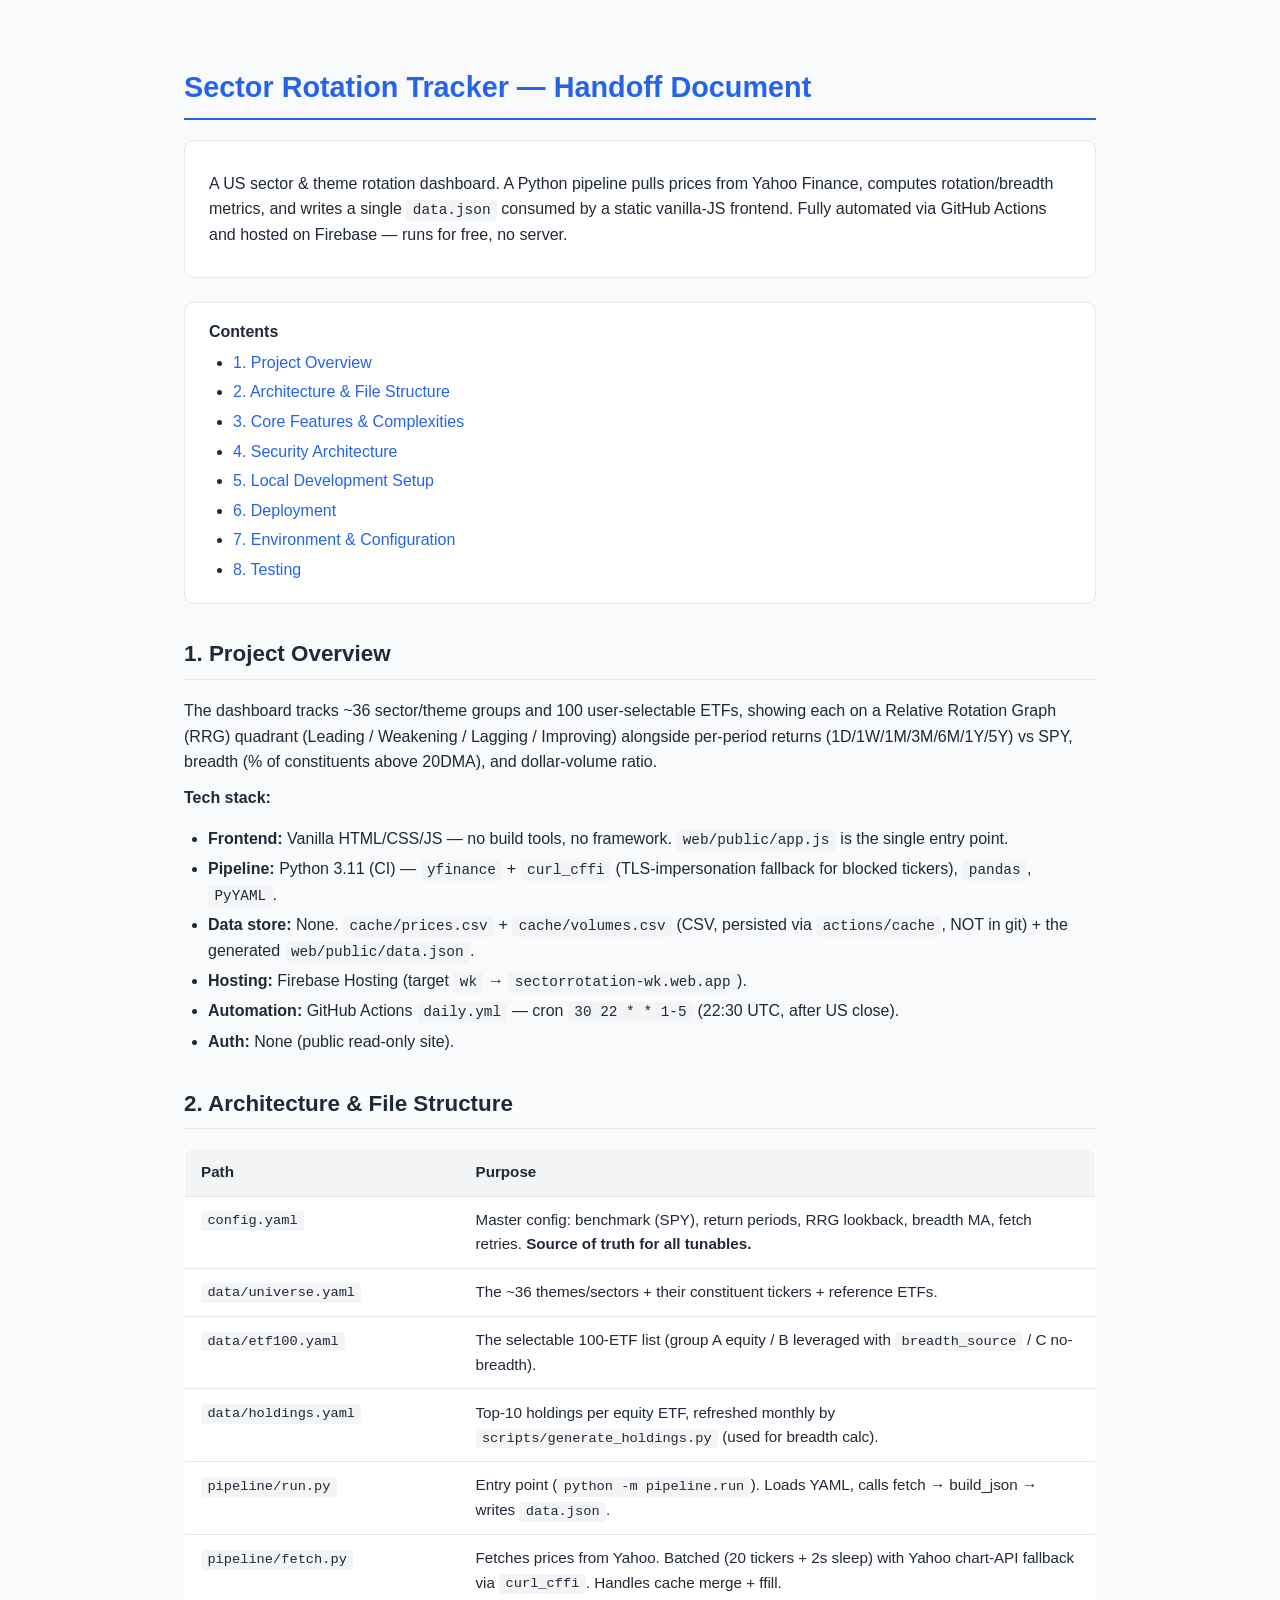
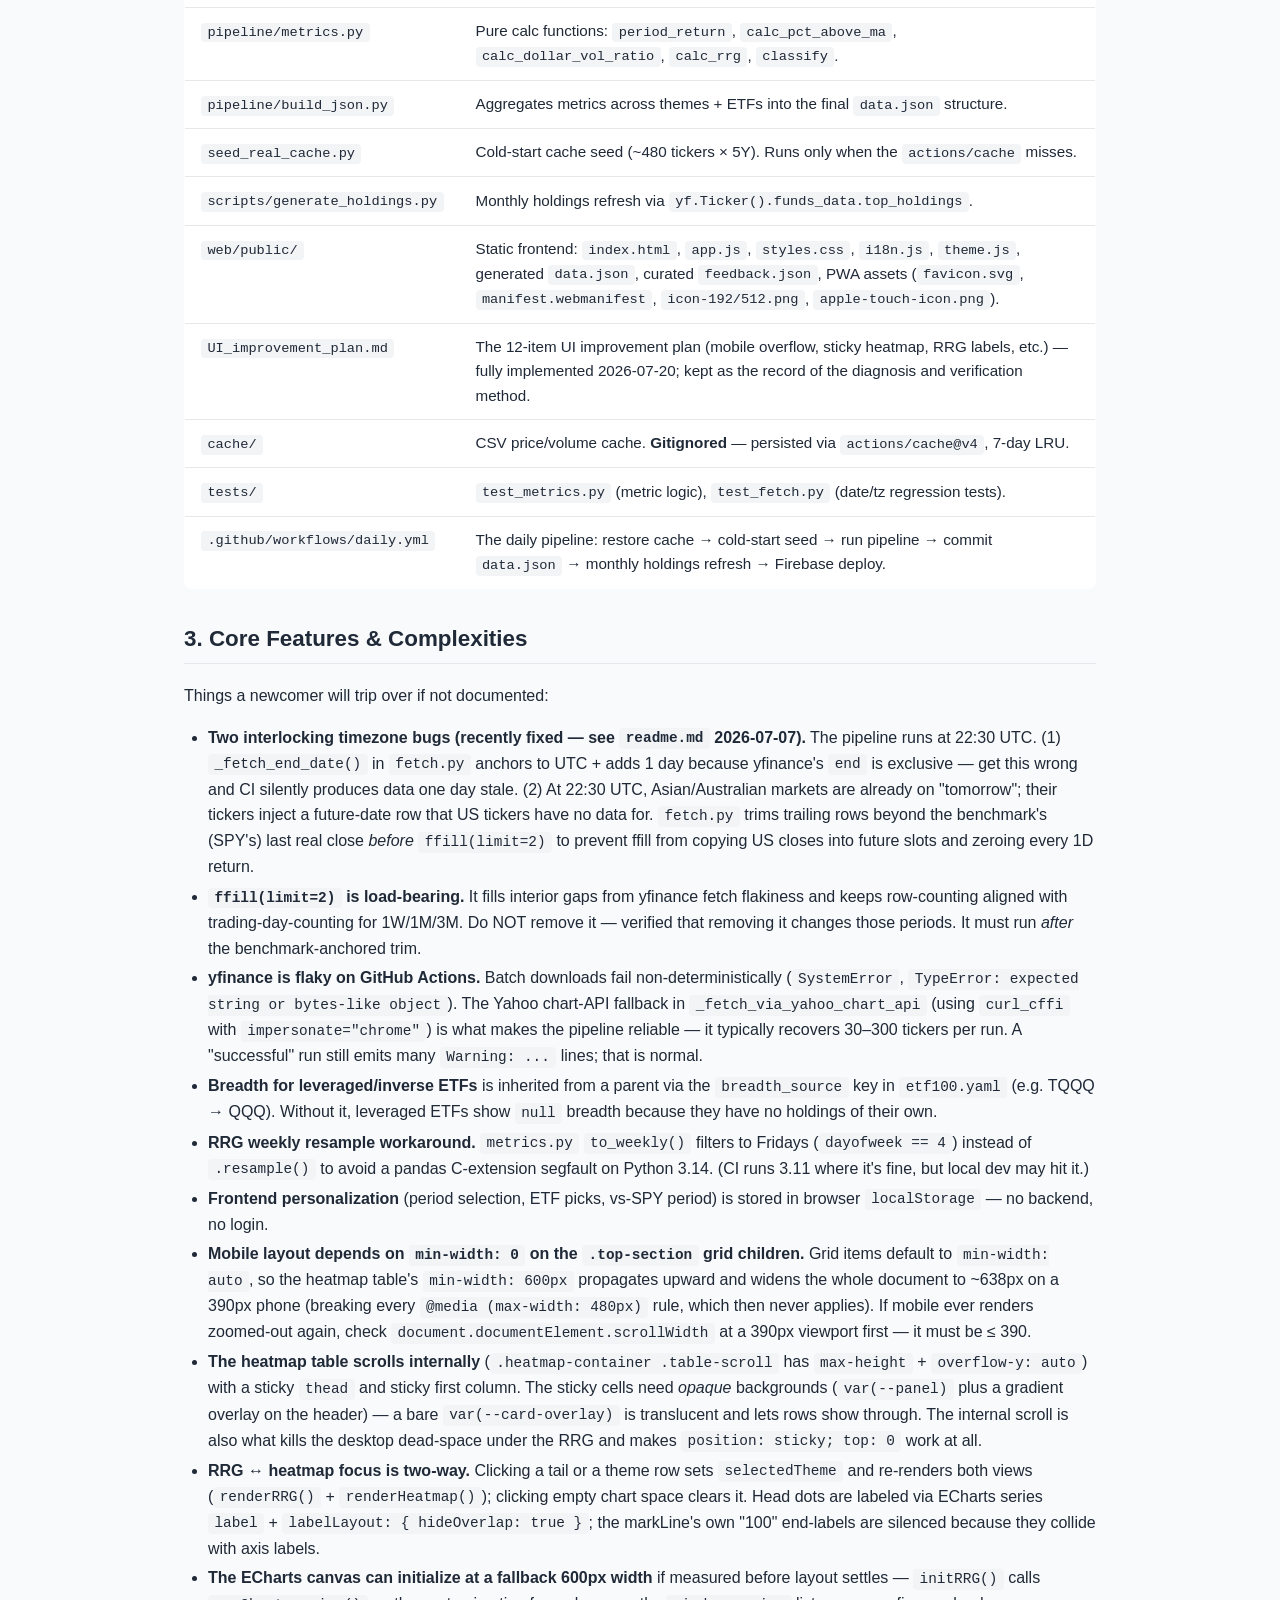
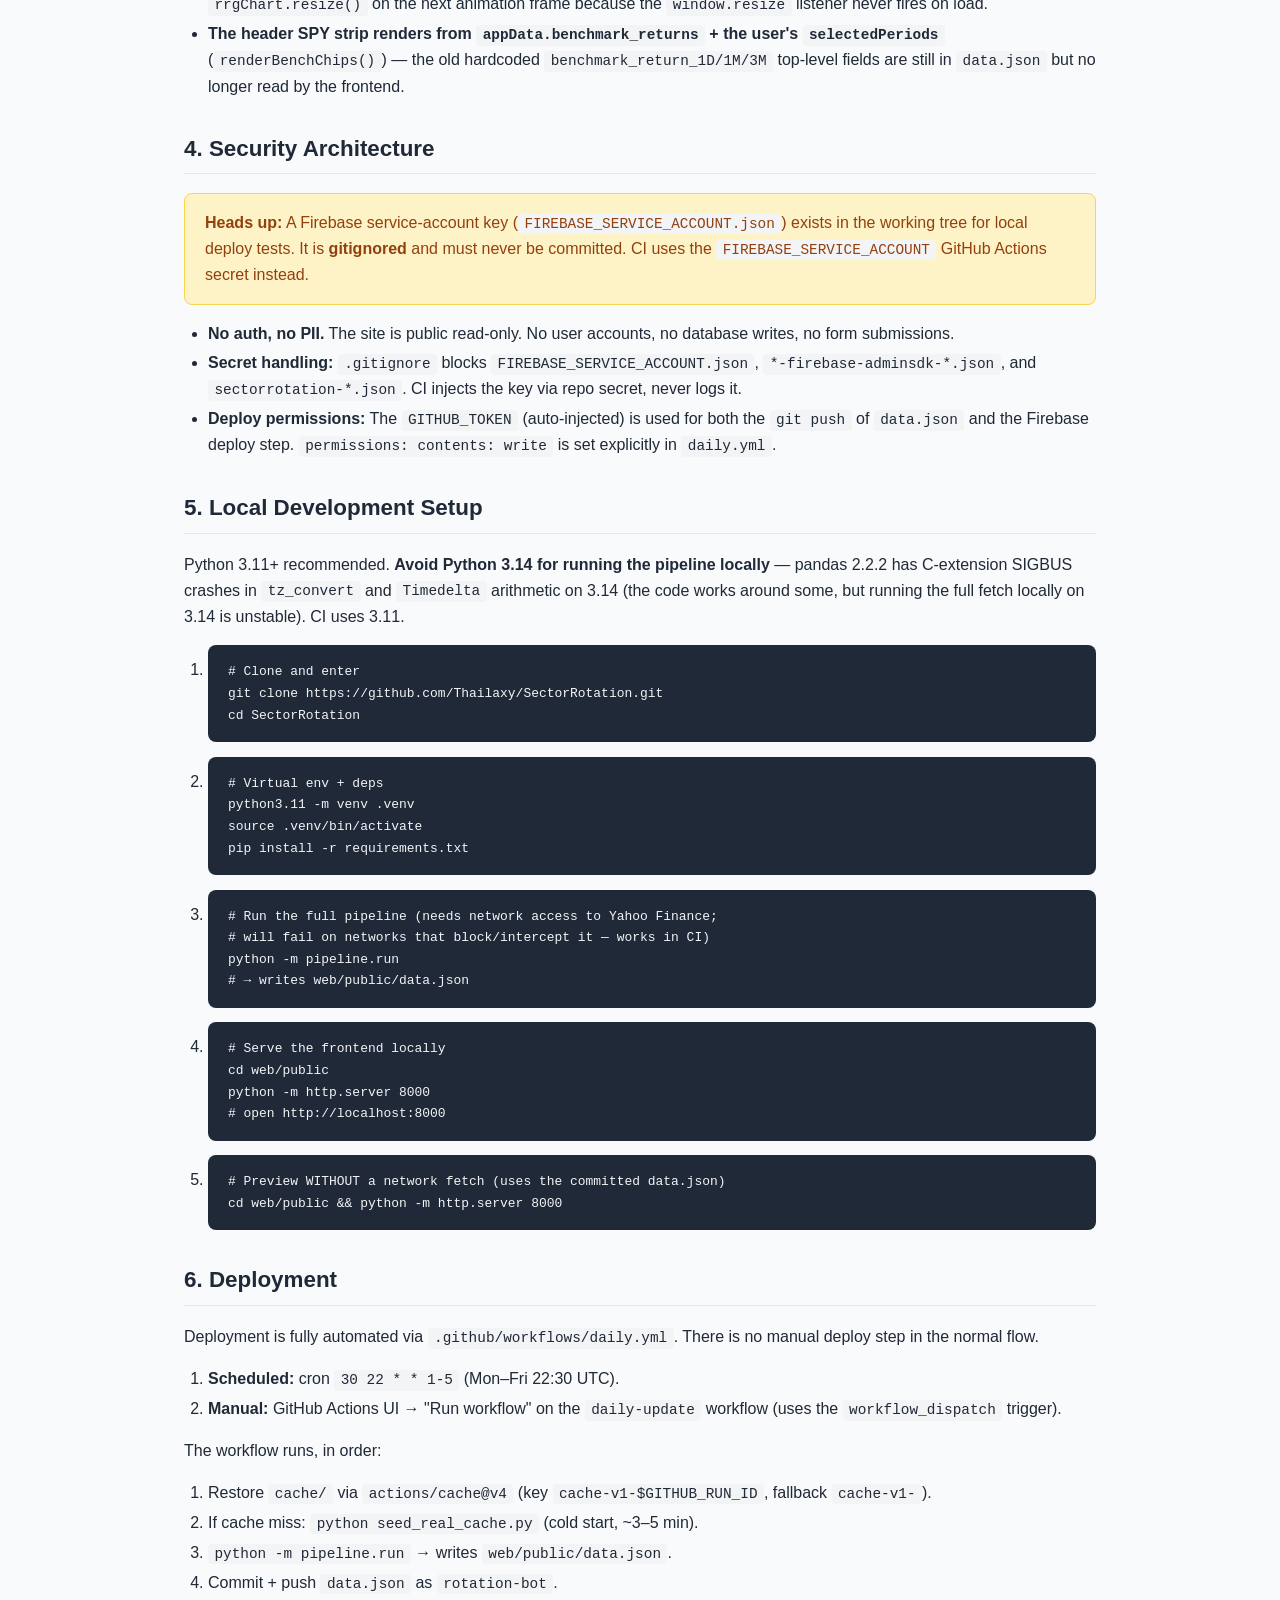
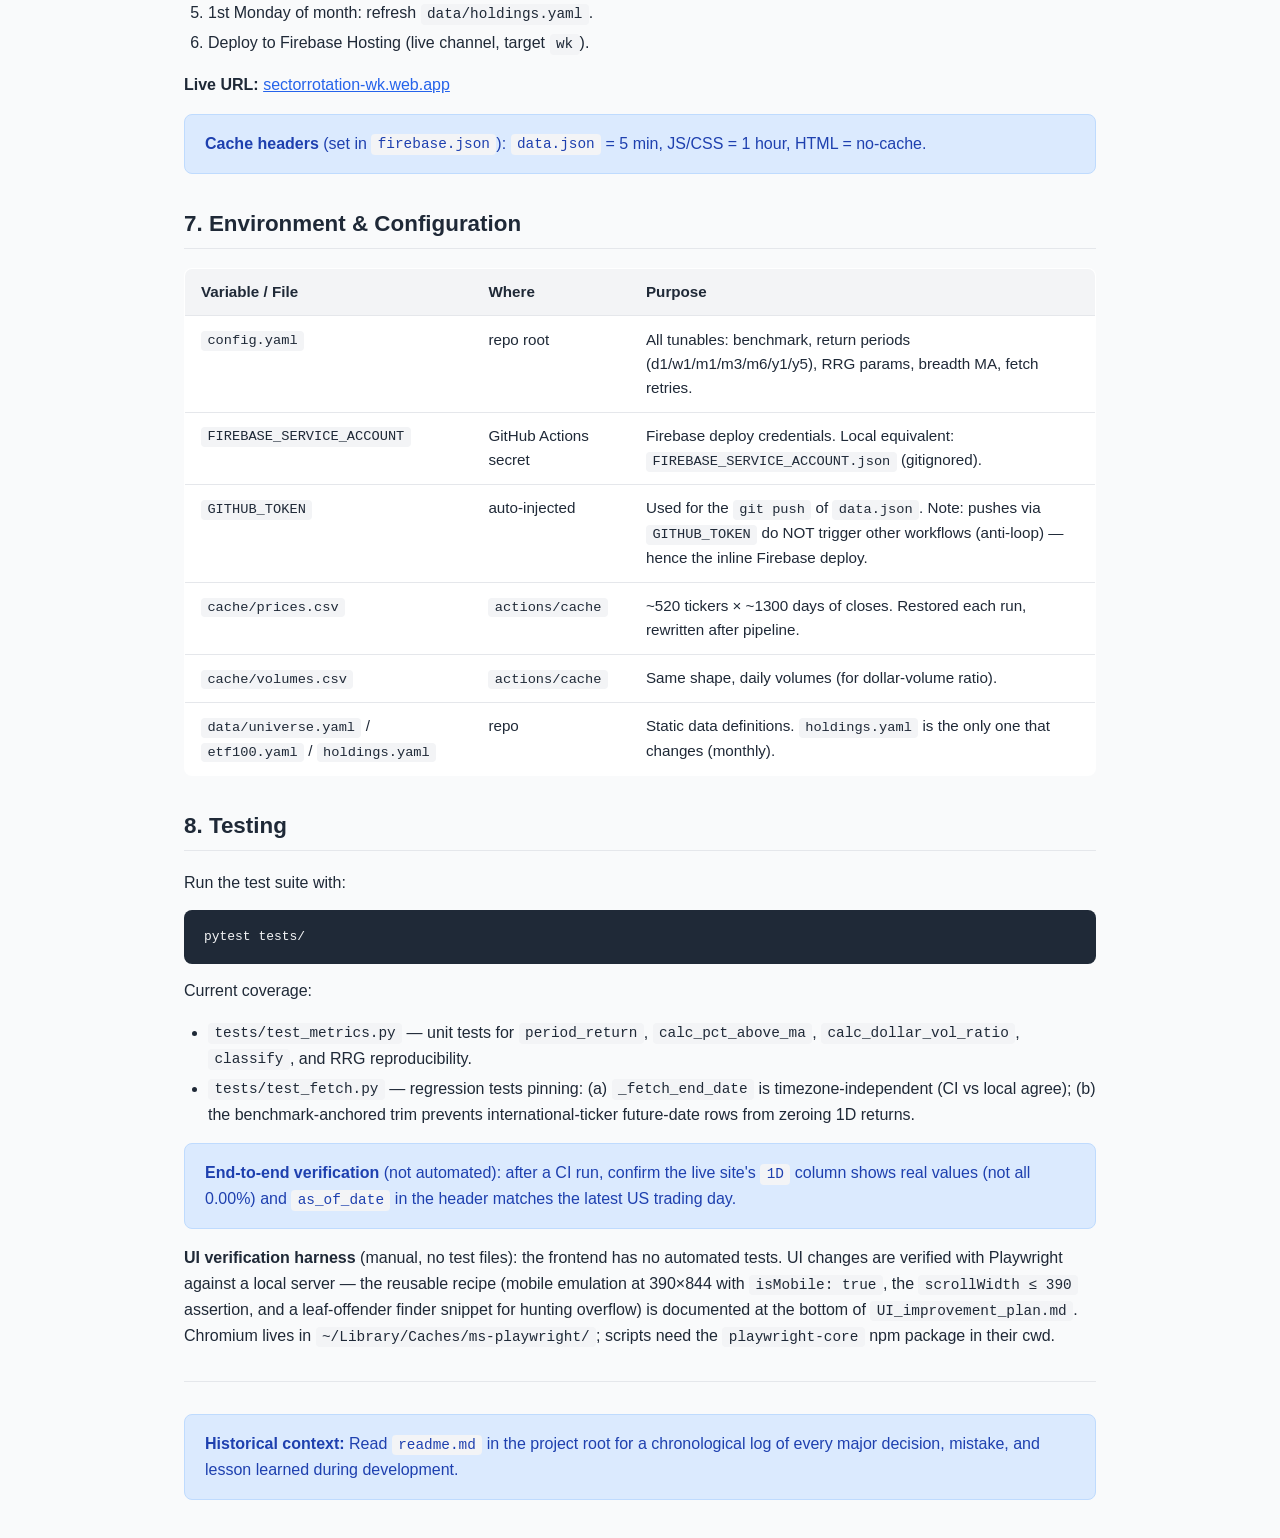
<file: handoff.html>
<!DOCTYPE html>
<html lang="en">
<head>
  <meta charset="UTF-8">
  <meta name="viewport" content="width=device-width, initial-scale=1.0">
  <title>Handoff Document: Sector Rotation Tracker</title>
  <style>
    :root {
      --bg: #f9fafb;
      --surface: #ffffff;
      --text: #1f2937;
      --text-muted: #6b7280;
      --border: #e5e7eb;
      --accent: #2563eb;
      --warning-bg: #fef3c7;
      --warning-text: #92400e;
      --warning-border: #fcd34d;
      --info-bg: #dbeafe;
      --info-text: #1e40af;
      --info-border: #bfdbfe;
      --code-bg: #f3f4f6;
      --pre-bg: #1f2937;
      --pre-text: #f3f4f6;
    }

    @media (prefers-color-scheme: dark) {
      :root {
        --bg: #0f1117;
        --surface: #1a1d27;
        --text: #f0f0f5;
        --text-muted: #9ca3af;
        --border: #2a2e3a;
        --accent: #60a5fa;
        --warning-bg: rgba(255, 165, 2, 0.12);
        --warning-text: #fcd34d;
        --warning-border: rgba(255, 165, 2, 0.4);
        --info-bg: rgba(37, 99, 235, 0.15);
        --info-text: #93c5fd;
        --info-border: rgba(37, 99, 235, 0.4);
        --code-bg: #2a2e3a;
        --pre-bg: #0a0c12;
        --pre-text: #e5e7eb;
      }
    }

    * { box-sizing: border-box; }

    body {
      font-family: -apple-system, BlinkMacSystemFont, "Segoe UI", Roboto, Helvetica, Arial, sans-serif;
      line-height: 1.6;
      color: var(--text);
      max-width: 960px;
      margin: 0 auto;
      padding: 32px 24px 64px;
      background: var(--bg);
    }

    h1, h2, h3, h4 {
      color: var(--text);
      margin-top: 2rem;
    }
    h1 {
      border-bottom: 2px solid var(--accent);
      color: var(--accent);
      padding-bottom: 0.5rem;
      font-size: 1.8rem;
    }
    h2 {
      border-bottom: 1px solid var(--border);
      padding-bottom: 0.4rem;
      font-size: 1.4rem;
    }
    h3 { font-size: 1.15rem; }

    p { margin: 0.6rem 0; }

    a { color: var(--accent); }

    code {
      background: var(--code-bg);
      padding: 0.15rem 0.4rem;
      border-radius: 4px;
      font-family: ui-monospace, SFMono-Regular, Menlo, Monaco, Consolas, monospace;
      font-size: 0.9em;
    }

    pre {
      background: var(--pre-bg);
      color: var(--pre-text);
      padding: 1rem 1.25rem;
      border-radius: 8px;
      overflow-x: auto;
      font-size: 0.9rem;
      line-height: 1.5;
    }
    pre code {
      background: none;
      color: inherit;
      padding: 0;
    }

    ul, ol { padding-left: 1.5rem; }
    li { margin: 0.25rem 0; }

    table {
      width: 100%;
      border-collapse: collapse;
      margin: 1rem 0;
      background: var(--surface);
      border: 1px solid var(--border);
      border-radius: 8px;
      overflow: hidden;
      font-size: 0.95rem;
    }
    th, td {
      padding: 0.7rem 1rem;
      text-align: left;
      border-bottom: 1px solid var(--border);
      vertical-align: top;
    }
    th {
      background: var(--code-bg);
      font-weight: 600;
      color: var(--text);
    }
    tr:last-child td { border-bottom: none; }

    .card {
      background: var(--surface);
      padding: 1.25rem 1.5rem;
      border: 1px solid var(--border);
      border-radius: 10px;
      margin: 1.25rem 0;
    }

    .alert {
      padding: 1rem 1.25rem;
      border-radius: 8px;
      margin: 1rem 0;
      font-weight: 500;
    }
    .alert.warning {
      background: var(--warning-bg);
      color: var(--warning-text);
      border: 1px solid var(--warning-border);
    }
    .alert.info {
      background: var(--info-bg);
      color: var(--info-text);
      border: 1px solid var(--info-border);
    }

    .toc {
      background: var(--surface);
      border: 1px solid var(--border);
      border-radius: 10px;
      padding: 1rem 1.5rem;
      margin: 1.5rem 0;
    }
    .toc ul { margin: 0.3rem 0; }
    .toc a { text-decoration: none; }
    .toc a:hover { text-decoration: underline; }

    hr { border: none; border-top: 1px solid var(--border); margin: 2rem 0; }

    @media (max-width: 640px) {
      body { padding: 20px 14px 40px; }
      h1 { font-size: 1.5rem; }
      h2 { font-size: 1.2rem; }
      th, td { padding: 0.5rem 0.6rem; }
      pre { padding: 0.75rem 1rem; }
    }
  </style>
</head>
<body>

  <h1>Sector Rotation Tracker — Handoff Document</h1>

  <div class="card">
    <p>A US sector &amp; theme rotation dashboard. A Python pipeline pulls prices from Yahoo Finance, computes rotation/breadth metrics, and writes a single <code>data.json</code> consumed by a static vanilla-JS frontend. Fully automated via GitHub Actions and hosted on Firebase — runs for free, no server.</p>
  </div>

  <div class="toc">
    <strong>Contents</strong>
    <ul>
      <li><a href="#overview">1. Project Overview</a></li>
      <li><a href="#architecture">2. Architecture &amp; File Structure</a></li>
      <li><a href="#features">3. Core Features &amp; Complexities</a></li>
      <li><a href="#security">4. Security Architecture</a></li>
      <li><a href="#setup">5. Local Development Setup</a></li>
      <li><a href="#deploy">6. Deployment</a></li>
      <li><a href="#env">7. Environment &amp; Configuration</a></li>
      <li><a href="#tests">8. Testing</a></li>
    </ul>
  </div>

  <h2 id="overview">1. Project Overview</h2>
  <p>The dashboard tracks ~36 sector/theme groups and 100 user-selectable ETFs, showing each on a Relative Rotation Graph (RRG) quadrant (Leading / Weakening / Lagging / Improving) alongside per-period returns (1D/1W/1M/3M/6M/1Y/5Y) vs SPY, breadth (% of constituents above 20DMA), and dollar-volume ratio.</p>
  <p><strong>Tech stack:</strong></p>
  <ul>
    <li><strong>Frontend:</strong> Vanilla HTML/CSS/JS — no build tools, no framework. <code>web/public/app.js</code> is the single entry point.</li>
    <li><strong>Pipeline:</strong> Python 3.11 (CI) — <code>yfinance</code> + <code>curl_cffi</code> (TLS-impersonation fallback for blocked tickers), <code>pandas</code>, <code>PyYAML</code>.</li>
    <li><strong>Data store:</strong> None. <code>cache/prices.csv</code> + <code>cache/volumes.csv</code> (CSV, persisted via <code>actions/cache</code>, NOT in git) + the generated <code>web/public/data.json</code>.</li>
    <li><strong>Hosting:</strong> Firebase Hosting (target <code>wk</code> → <code>sectorrotation-wk.web.app</code>).</li>
    <li><strong>Automation:</strong> GitHub Actions <code>daily.yml</code> — cron <code>30 22 * * 1-5</code> (22:30 UTC, after US close).</li>
    <li><strong>Auth:</strong> None (public read-only site).</li>
  </ul>

  <h2 id="architecture">2. Architecture &amp; File Structure</h2>
  <table>
    <thead>
      <tr><th>Path</th><th>Purpose</th></tr>
    </thead>
    <tbody>
      <tr><td><code>config.yaml</code></td><td>Master config: benchmark (SPY), return periods, RRG lookback, breadth MA, fetch retries. <strong>Source of truth for all tunables.</strong></td></tr>
      <tr><td><code>data/universe.yaml</code></td><td>The ~36 themes/sectors + their constituent tickers + reference ETFs.</td></tr>
      <tr><td><code>data/etf100.yaml</code></td><td>The selectable 100-ETF list (group A equity / B leveraged with <code>breadth_source</code> / C no-breadth).</td></tr>
      <tr><td><code>data/holdings.yaml</code></td><td>Top-10 holdings per equity ETF, refreshed monthly by <code>scripts/generate_holdings.py</code> (used for breadth calc).</td></tr>
      <tr><td><code>pipeline/run.py</code></td><td>Entry point (<code>python -m pipeline.run</code>). Loads YAML, calls fetch → build_json → writes <code>data.json</code>.</td></tr>
      <tr><td><code>pipeline/fetch.py</code></td><td>Fetches prices from Yahoo. Batched (20 tickers + 2s sleep) with Yahoo chart-API fallback via <code>curl_cffi</code>. Handles cache merge + ffill.</td></tr>
      <tr><td><code>pipeline/metrics.py</code></td><td>Pure calc functions: <code>period_return</code>, <code>calc_pct_above_ma</code>, <code>calc_dollar_vol_ratio</code>, <code>calc_rrg</code>, <code>classify</code>.</td></tr>
      <tr><td><code>pipeline/build_json.py</code></td><td>Aggregates metrics across themes + ETFs into the final <code>data.json</code> structure.</td></tr>
      <tr><td><code>seed_real_cache.py</code></td><td>Cold-start cache seed (~480 tickers × 5Y). Runs only when the <code>actions/cache</code> misses.</td></tr>
      <tr><td><code>scripts/generate_holdings.py</code></td><td>Monthly holdings refresh via <code>yf.Ticker().funds_data.top_holdings</code>.</td></tr>
      <tr><td><code>web/public/</code></td><td>Static frontend: <code>index.html</code>, <code>app.js</code>, <code>styles.css</code>, <code>i18n.js</code>, <code>theme.js</code>, generated <code>data.json</code>, curated <code>feedback.json</code>, PWA assets (<code>favicon.svg</code>, <code>manifest.webmanifest</code>, <code>icon-192/512.png</code>, <code>apple-touch-icon.png</code>).</td></tr>
      <tr><td><code>UI_improvement_plan.md</code></td><td>The 12-item UI improvement plan (mobile overflow, sticky heatmap, RRG labels, etc.) — fully implemented 2026-07-20; kept as the record of the diagnosis and verification method.</td></tr>
      <tr><td><code>cache/</code></td><td>CSV price/volume cache. <strong>Gitignored</strong> — persisted via <code>actions/cache@v4</code>, 7-day LRU.</td></tr>
      <tr><td><code>tests/</code></td><td><code>test_metrics.py</code> (metric logic), <code>test_fetch.py</code> (date/tz regression tests).</td></tr>
      <tr><td><code>.github/workflows/daily.yml</code></td><td>The daily pipeline: restore cache → cold-start seed → run pipeline → commit <code>data.json</code> → monthly holdings refresh → Firebase deploy.</td></tr>
    </tbody>
  </table>

  <h2 id="features">3. Core Features &amp; Complexities</h2>
  <p>Things a newcomer will trip over if not documented:</p>
  <ul>
    <li><strong>Two interlocking timezone bugs (recently fixed — see <code>readme.md</code> 2026-07-07).</strong> The pipeline runs at 22:30 UTC. (1) <code>_fetch_end_date()</code> in <code>fetch.py</code> anchors to UTC + adds 1 day because yfinance's <code>end</code> is exclusive — get this wrong and CI silently produces data one day stale. (2) At 22:30 UTC, Asian/Australian markets are already on "tomorrow"; their tickers inject a future-date row that US tickers have no data for. <code>fetch.py</code> trims trailing rows beyond the benchmark's (SPY's) last real close <em>before</em> <code>ffill(limit=2)</code> to prevent ffill from copying US closes into future slots and zeroing every 1D return.</li>
    <li><strong><code>ffill(limit=2)</code> is load-bearing.</strong> It fills interior gaps from yfinance fetch flakiness and keeps row-counting aligned with trading-day-counting for 1W/1M/3M. Do NOT remove it — verified that removing it changes those periods. It must run <em>after</em> the benchmark-anchored trim.</li>
    <li><strong>yfinance is flaky on GitHub Actions.</strong> Batch downloads fail non-deterministically (<code>SystemError</code>, <code>TypeError: expected string or bytes-like object</code>). The Yahoo chart-API fallback in <code>_fetch_via_yahoo_chart_api</code> (using <code>curl_cffi</code> with <code>impersonate="chrome"</code>) is what makes the pipeline reliable — it typically recovers 30–300 tickers per run. A "successful" run still emits many <code>Warning: ...</code> lines; that is normal.</li>
    <li><strong>Breadth for leveraged/inverse ETFs</strong> is inherited from a parent via the <code>breadth_source</code> key in <code>etf100.yaml</code> (e.g. TQQQ → QQQ). Without it, leveraged ETFs show <code>null</code> breadth because they have no holdings of their own.</li>
    <li><strong>RRG weekly resample workaround.</strong> <code>metrics.py</code> <code>to_weekly()</code> filters to Fridays (<code>dayofweek == 4</code>) instead of <code>.resample()</code> to avoid a pandas C-extension segfault on Python 3.14. (CI runs 3.11 where it's fine, but local dev may hit it.)</li>
    <li><strong>Frontend personalization</strong> (period selection, ETF picks, vs-SPY period) is stored in browser <code>localStorage</code> — no backend, no login.</li>
    <li><strong>Mobile layout depends on <code>min-width: 0</code> on the <code>.top-section</code> grid children.</strong> Grid items default to <code>min-width: auto</code>, so the heatmap table's <code>min-width: 600px</code> propagates upward and widens the whole document to ~638px on a 390px phone (breaking every <code>@media (max-width: 480px)</code> rule, which then never applies). If mobile ever renders zoomed-out again, check <code>document.documentElement.scrollWidth</code> at a 390px viewport first — it must be ≤ 390.</li>
    <li><strong>The heatmap table scrolls internally</strong> (<code>.heatmap-container .table-scroll</code> has <code>max-height</code> + <code>overflow-y: auto</code>) with a sticky <code>thead</code> and sticky first column. The sticky cells need <em>opaque</em> backgrounds (<code>var(--panel)</code> plus a gradient overlay on the header) — a bare <code>var(--card-overlay)</code> is translucent and lets rows show through. The internal scroll is also what kills the desktop dead-space under the RRG and makes <code>position: sticky; top: 0</code> work at all.</li>
    <li><strong>RRG ↔ heatmap focus is two-way.</strong> Clicking a tail or a theme row sets <code>selectedTheme</code> and re-renders both views (<code>renderRRG()</code> + <code>renderHeatmap()</code>); clicking empty chart space clears it. Head dots are labeled via ECharts series <code>label</code> + <code>labelLayout: { hideOverlap: true }</code>; the markLine's own "100" end-labels are silenced because they collide with axis labels.</li>
    <li><strong>The ECharts canvas can initialize at a fallback 600px width</strong> if measured before layout settles — <code>initRRG()</code> calls <code>rrgChart.resize()</code> on the next animation frame because the <code>window.resize</code> listener never fires on load.</li>
    <li><strong>The header SPY strip renders from <code>appData.benchmark_returns</code> + the user's <code>selectedPeriods</code></strong> (<code>renderBenchChips()</code>) — the old hardcoded <code>benchmark_return_1D/1M/3M</code> top-level fields are still in <code>data.json</code> but no longer read by the frontend.</li>
  </ul>

  <h2 id="security">4. Security Architecture</h2>
  <div class="alert warning">
    <strong>Heads up:</strong> A Firebase service-account key (<code>FIREBASE_SERVICE_ACCOUNT.json</code>) exists in the working tree for local deploy tests. It is <strong>gitignored</strong> and must never be committed. CI uses the <code>FIREBASE_SERVICE_ACCOUNT</code> GitHub Actions secret instead.
  </div>
  <ul>
    <li><strong>No auth, no PII.</strong> The site is public read-only. No user accounts, no database writes, no form submissions.</li>
    <li><strong>Secret handling:</strong> <code>.gitignore</code> blocks <code>FIREBASE_SERVICE_ACCOUNT.json</code>, <code>*-firebase-adminsdk-*.json</code>, and <code>sectorrotation-*.json</code>. CI injects the key via repo secret, never logs it.</li>
    <li><strong>Deploy permissions:</strong> The <code>GITHUB_TOKEN</code> (auto-injected) is used for both the <code>git push</code> of <code>data.json</code> and the Firebase deploy step. <code>permissions: contents: write</code> is set explicitly in <code>daily.yml</code>.</li>
  </ul>

  <h2 id="setup">5. Local Development Setup</h2>
  <p>Python 3.11+ recommended. <strong>Avoid Python 3.14 for running the pipeline locally</strong> — pandas 2.2.2 has C-extension SIGBUS crashes in <code>tz_convert</code> and <code>Timedelta</code> arithmetic on 3.14 (the code works around some, but running the full fetch locally on 3.14 is unstable). CI uses 3.11.</p>
  <ol>
    <li>
      <pre><code># Clone and enter
git clone https://github.com/Thailaxy/SectorRotation.git
cd SectorRotation</code></pre>
    </li>
    <li>
      <pre><code># Virtual env + deps
python3.11 -m venv .venv
source .venv/bin/activate
pip install -r requirements.txt</code></pre>
    </li>
    <li>
      <pre><code># Run the full pipeline (needs network access to Yahoo Finance;
# will fail on networks that block/intercept it — works in CI)
python -m pipeline.run
# → writes web/public/data.json</code></pre>
    </li>
    <li>
      <pre><code># Serve the frontend locally
cd web/public
python -m http.server 8000
# open http://localhost:8000</code></pre>
    </li>
    <li>
      <pre><code># Preview WITHOUT a network fetch (uses the committed data.json)
cd web/public && python -m http.server 8000</code></pre>
    </li>
  </ol>

  <h2 id="deploy">6. Deployment</h2>
  <p>Deployment is fully automated via <code>.github/workflows/daily.yml</code>. There is no manual deploy step in the normal flow.</p>
  <ol>
    <li><strong>Scheduled:</strong> cron <code>30 22 * * 1-5</code> (Mon–Fri 22:30 UTC).</li>
    <li><strong>Manual:</strong> GitHub Actions UI → "Run workflow" on the <code>daily-update</code> workflow (uses the <code>workflow_dispatch</code> trigger).</li>
  </ol>
  <p>The workflow runs, in order:</p>
  <ol>
    <li>Restore <code>cache/</code> via <code>actions/cache@v4</code> (key <code>cache-v1-$GITHUB_RUN_ID</code>, fallback <code>cache-v1-</code>).</li>
    <li>If cache miss: <code>python seed_real_cache.py</code> (cold start, ~3–5 min).</li>
    <li><code>python -m pipeline.run</code> → writes <code>web/public/data.json</code>.</li>
    <li>Commit + push <code>data.json</code> as <code>rotation-bot</code>.</li>
    <li>1st Monday of month: refresh <code>data/holdings.yaml</code>.</li>
    <li>Deploy to Firebase Hosting (live channel, target <code>wk</code>).</li>
  </ol>
  <p><strong>Live URL:</strong> <a href="https://sectorrotation-wk.web.app/">sectorrotation-wk.web.app</a></p>
  <div class="alert info">
    <strong>Cache headers</strong> (set in <code>firebase.json</code>): <code>data.json</code> = 5 min, JS/CSS = 1 hour, HTML = no-cache.
  </div>

  <h2 id="env">7. Environment &amp; Configuration</h2>
  <table>
    <thead><tr><th>Variable / File</th><th>Where</th><th>Purpose</th></tr></thead>
    <tbody>
      <tr><td><code>config.yaml</code></td><td>repo root</td><td>All tunables: benchmark, return periods (d1/w1/m1/m3/m6/y1/y5), RRG params, breadth MA, fetch retries.</td></tr>
      <tr><td><code>FIREBASE_SERVICE_ACCOUNT</code></td><td>GitHub Actions secret</td><td>Firebase deploy credentials. Local equivalent: <code>FIREBASE_SERVICE_ACCOUNT.json</code> (gitignored).</td></tr>
      <tr><td><code>GITHUB_TOKEN</code></td><td>auto-injected</td><td>Used for the <code>git push</code> of <code>data.json</code>. Note: pushes via <code>GITHUB_TOKEN</code> do NOT trigger other workflows (anti-loop) — hence the inline Firebase deploy.</td></tr>
      <tr><td><code>cache/prices.csv</code></td><td><code>actions/cache</code></td><td>~520 tickers × ~1300 days of closes. Restored each run, rewritten after pipeline.</td></tr>
      <tr><td><code>cache/volumes.csv</code></td><td><code>actions/cache</code></td><td>Same shape, daily volumes (for dollar-volume ratio).</td></tr>
      <tr><td><code>data/universe.yaml</code> / <code>etf100.yaml</code> / <code>holdings.yaml</code></td><td>repo</td><td>Static data definitions. <code>holdings.yaml</code> is the only one that changes (monthly).</td></tr>
    </tbody>
  </table>

  <h2 id="tests">8. Testing</h2>
  <p>Run the test suite with:</p>
  <pre><code>pytest tests/</code></pre>
  <p>Current coverage:</p>
  <ul>
    <li><code>tests/test_metrics.py</code> — unit tests for <code>period_return</code>, <code>calc_pct_above_ma</code>, <code>calc_dollar_vol_ratio</code>, <code>classify</code>, and RRG reproducibility.</li>
    <li><code>tests/test_fetch.py</code> — regression tests pinning: (a) <code>_fetch_end_date</code> is timezone-independent (CI vs local agree); (b) the benchmark-anchored trim prevents international-ticker future-date rows from zeroing 1D returns.</li>
  </ul>
  <div class="alert info">
    <strong>End-to-end verification</strong> (not automated): after a CI run, confirm the live site's <code>1D</code> column shows real values (not all 0.00%) and <code>as_of_date</code> in the header matches the latest US trading day.
  </div>
  <p><strong>UI verification harness</strong> (manual, no test files): the frontend has no automated tests. UI changes are verified with Playwright against a local server — the reusable recipe (mobile emulation at 390×844 with <code>isMobile: true</code>, the <code>scrollWidth ≤ 390</code> assertion, and a leaf-offender finder snippet for hunting overflow) is documented at the bottom of <code>UI_improvement_plan.md</code>. Chromium lives in <code>~/Library/Caches/ms-playwright/</code>; scripts need the <code>playwright-core</code> npm package in their cwd.</p>

  <hr>
  <div class="alert info">
    <strong>Historical context:</strong> Read <code>readme.md</code> in the project root for a chronological log of every major decision, mistake, and lesson learned during development.
  </div>

</body>
</html>
</file>
